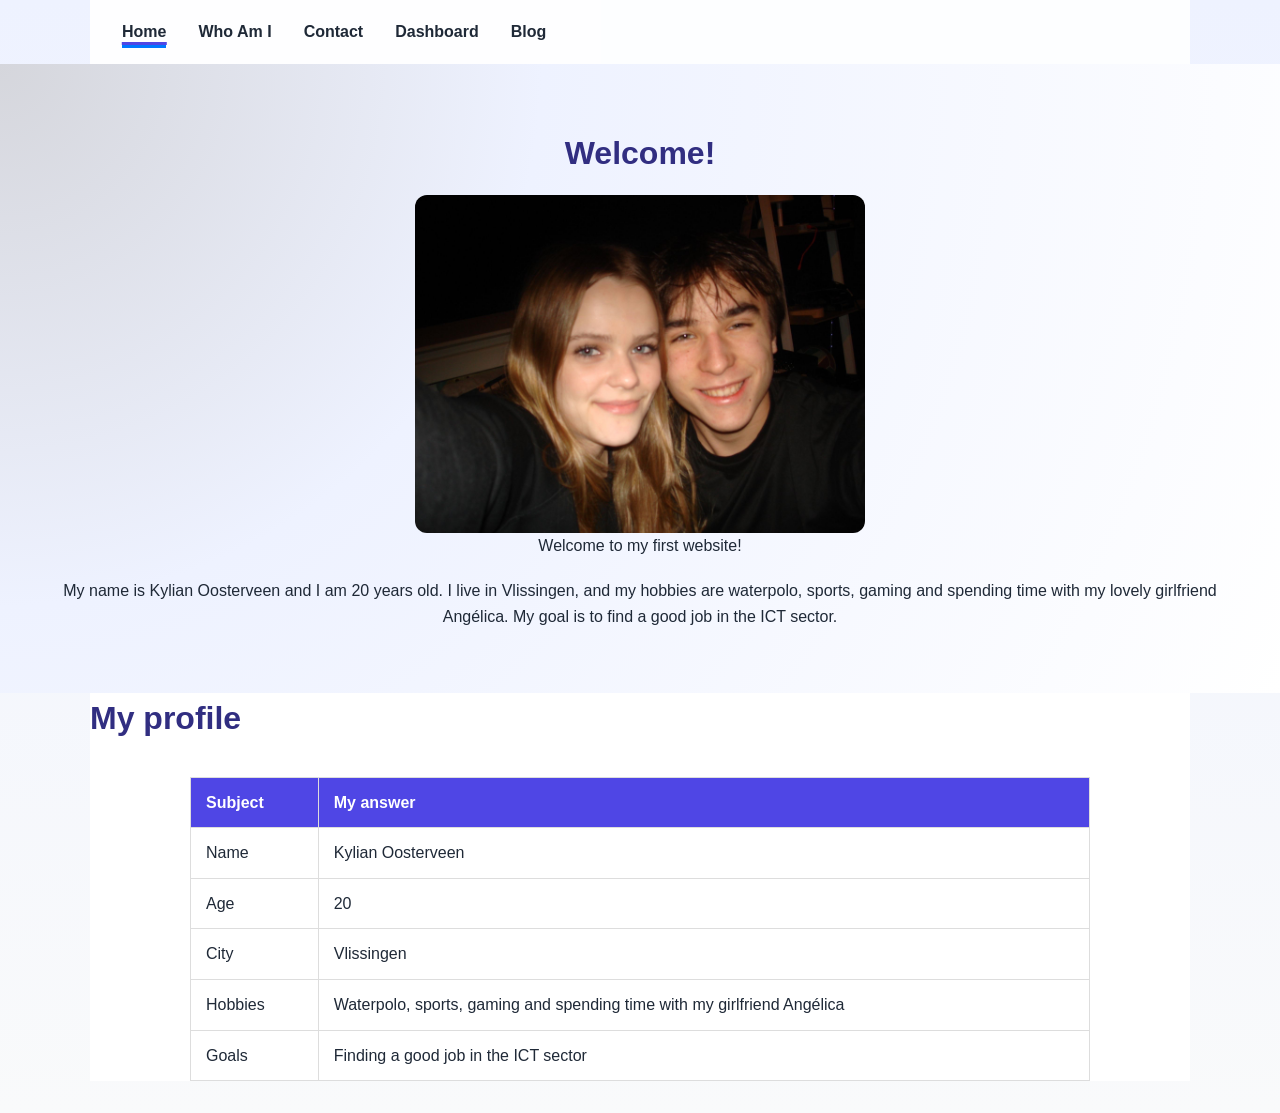
<file: index.html>
<!doctype html>
<html lang="en">
  <head>
    <meta charset="UTF-8" />
    <title>About</title>
    <link rel="stylesheet" href="css/style.css" />
  </head>
  <body>
    <header>
      <nav>
        <ul>
          <li><a href="index.html" class="active">Home</a></li>
          <li><a href="profile.html">Who Am I</a></li>
          <li><a href="contact.html">Contact</a></li>
          <li><a href="dashboard.html">Dashboard</a></li>
          <li><a href="blog.html">Blog</a></li>
        </ul>
      </nav>
    </header>
    <div class="hero">
      <div class="hero-content">
        <h1>Welcome!</h1>
        <img
          src="images/Ontwerp zonder titel.jpg"
          class="profile-photo"
          alt="Profile picture"
        />
        <p style="margin-bottom: 20px">Welcome to my first website!</p>

        <p>
          My name is Kylian Oosterveen and I am 20 years old. I live in
          Vlissingen, and my hobbies are waterpolo, sports, gaming and spending
          time with my lovely girlfriend Angélica. My goal is to find a good job
          in the ICT sector.
        </p>
      </div>
    </div>

    <main>
      <h1>My profile</h1>
      <p></p>

      <table>
        <thead>
          <tr>
            <th>Subject</th>
            <th>My answer</th>
          </tr>
        </thead>

        <tbody>
          <tr>
            <td>Name</td>
            <td>Kylian Oosterveen</td>
          </tr>
          <tr>
            <td>Age</td>
            <td>20</td>
          </tr>
          <tr>
            <td>City</td>
            <td>Vlissingen</td>
          </tr>
          <tr>
            <td>Hobbies</td>
            <td>
              Waterpolo, sports, gaming and spending time with my girlfriend
              Angélica
            </td>
          </tr>
          <tr>
            <td>Goals</td>
            <td>Finding a good job in the ICT sector</td>
          </tr>
        </tbody>
      </table>
    </main>
  </body>
</html>
</file>
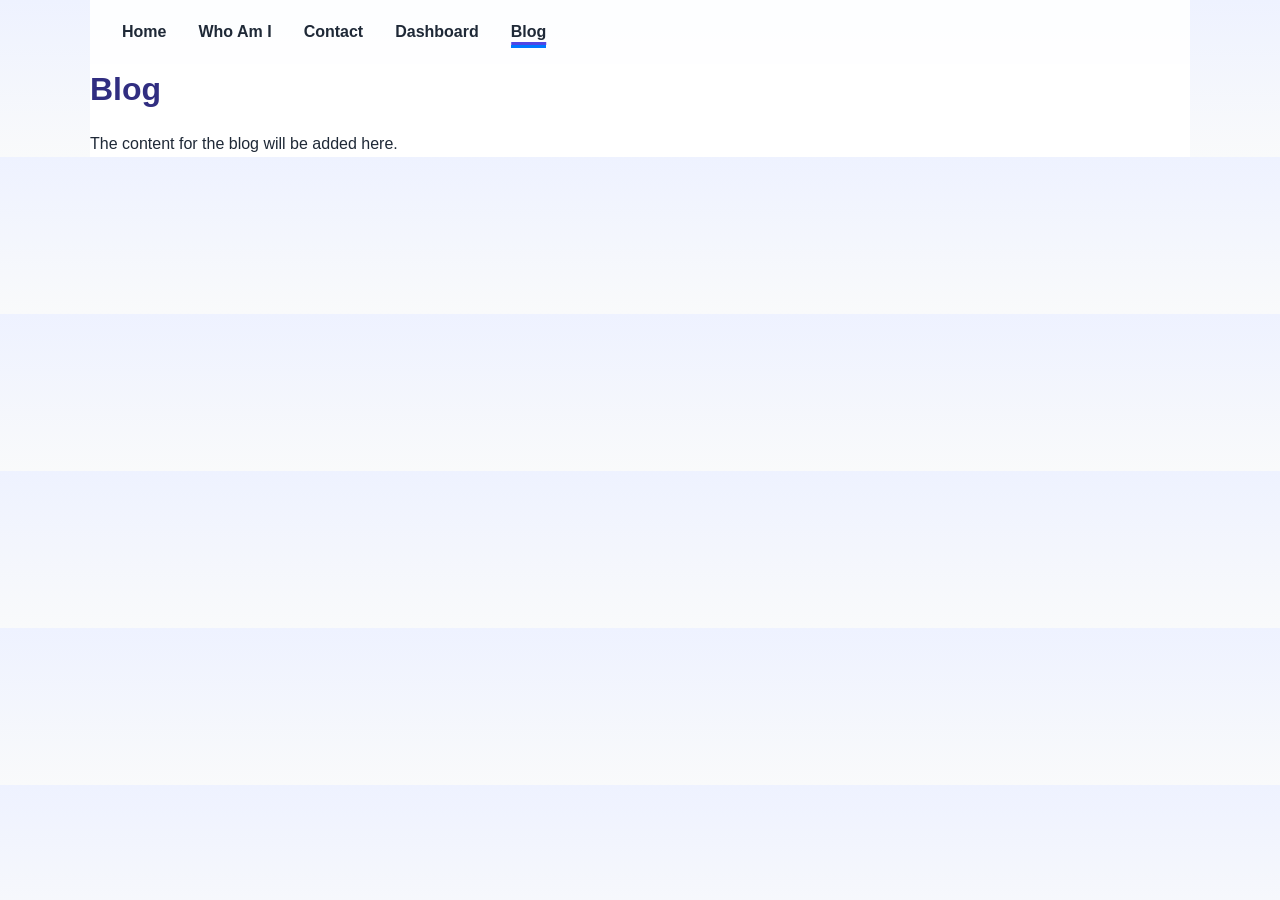
<file: Blog.html>
<!DOCTYPE html>
<html lang="en">
<head>
    <meta charset="UTF-8">
    <title>Blog</title>
    <link rel="stylesheet" href="css/style.css">
</head>
<body>

<header>
    <nav>
        <ul>
            <li><a href="index.html">Home</a></li>
            <li><a href="profile.html">Who Am I</a></li>
            <li><a href="contact.html">Contact</a></li>
            <li><a href="dashboard.html">Dashboard</a></li>
            <li><a href="blog.html" class="active">Blog</a></li>
        </ul>
    </nav>
</header>

<main>
    <h1>Blog</h1>
    <p>The content for the blog will be added here.</p>
</main>

</body>
</html>
</file>
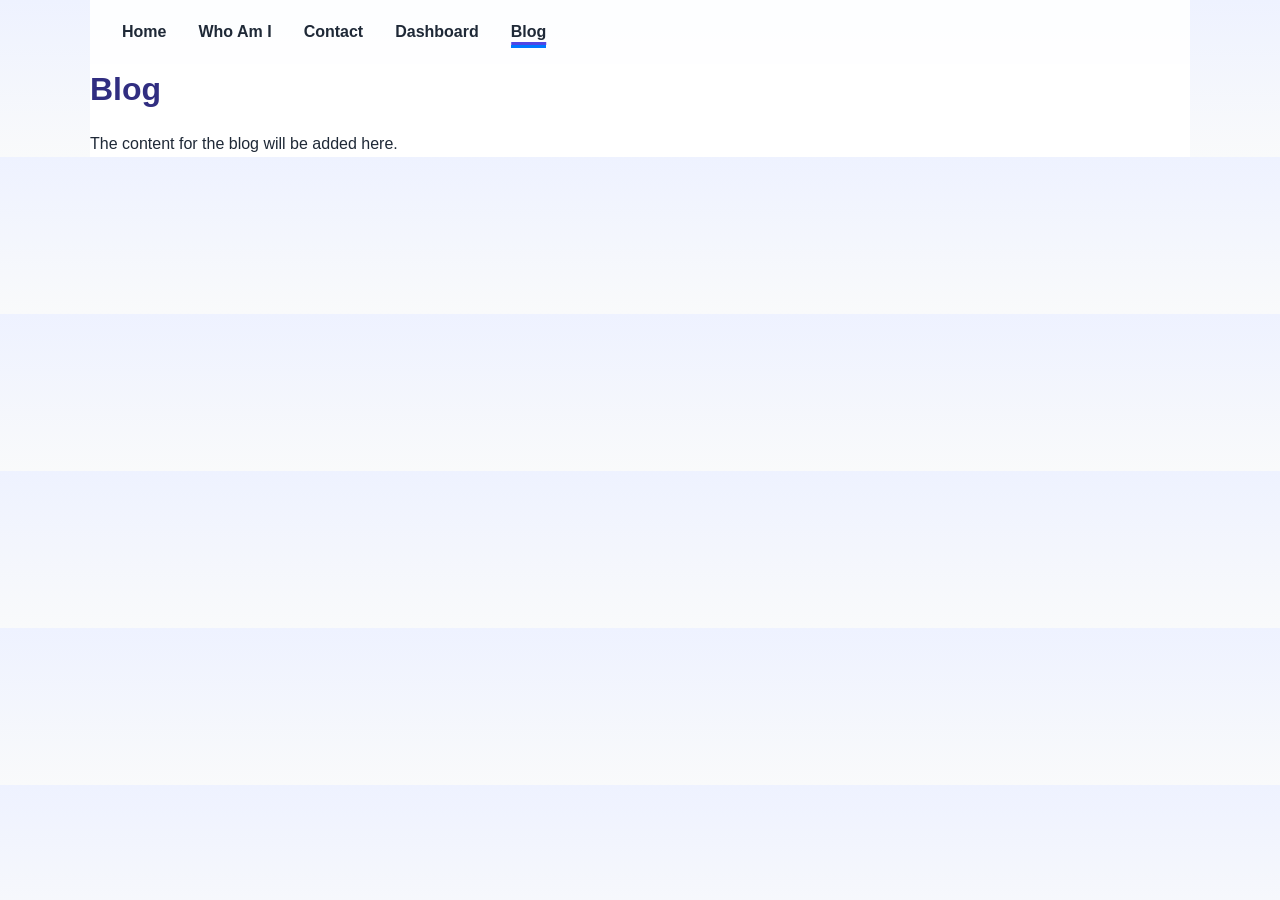
<file: blog.html>
<!doctype html>
<html lang="en">
  <head>
    <meta charset="UTF-8" />
    <title>Blog</title>
    <link rel="stylesheet" href="css/style.css" />
  </head>
  <body>
    <header>
      <nav>
        <ul>
          <li><a href="index.html">Home</a></li>
          <li><a href="profile.html">Who Am I</a></li>
          <li><a href="contact.html">Contact</a></li>
          <li><a href="dashboard.html">Dashboard</a></li>
          <li><a href="blog.html" class="active">Blog</a></li>
        </ul>
      </nav>
    </header>

    <main>
      <h1>Blog</h1>
      <p>The content for the blog will be added here.</p>
    </main>
  </body>
</html>
</file>
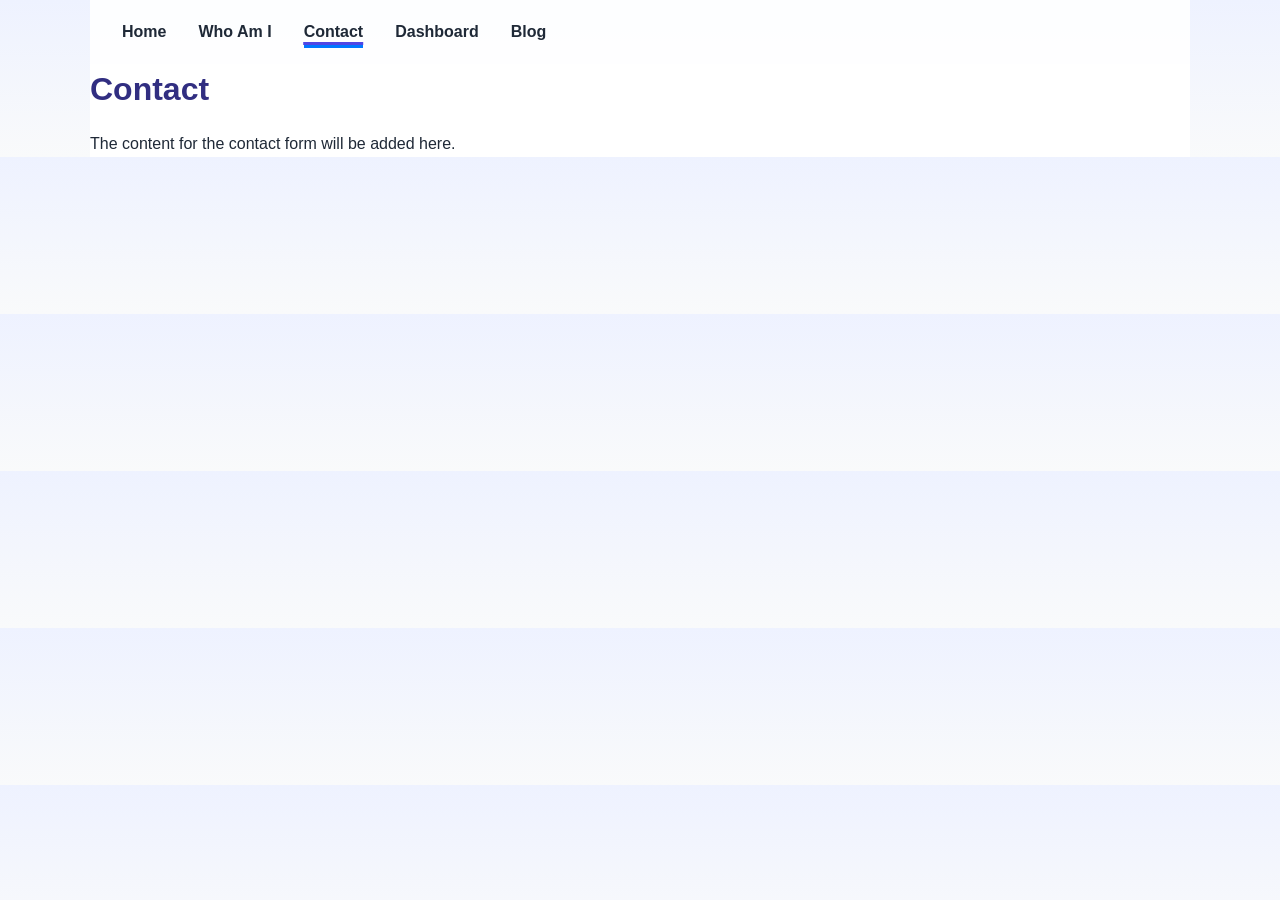
<file: contact.html>
<!doctype html>
<html lang="en">
  <head>
    <meta charset="UTF-8" />
    <title>Contact</title>
    <link rel="stylesheet" href="css/style.css" />
  </head>
  <body>
    <header>
      <nav>
        <ul>
          <li><a href="index.html">Home</a></li>
          <li><a href="profile.html">Who Am I</a></li>
          <li><a href="contact.html" class="active">Contact</a></li>
          <li><a href="dashboard.html">Dashboard</a></li>
          <li><a href="blog.html">Blog</a></li>
        </ul>
      </nav>
    </header>

    <main>
      <h1>Contact</h1>
      <p>The content for the contact form will be added here.</p>
    </main>
  </body>
</html>
</file>
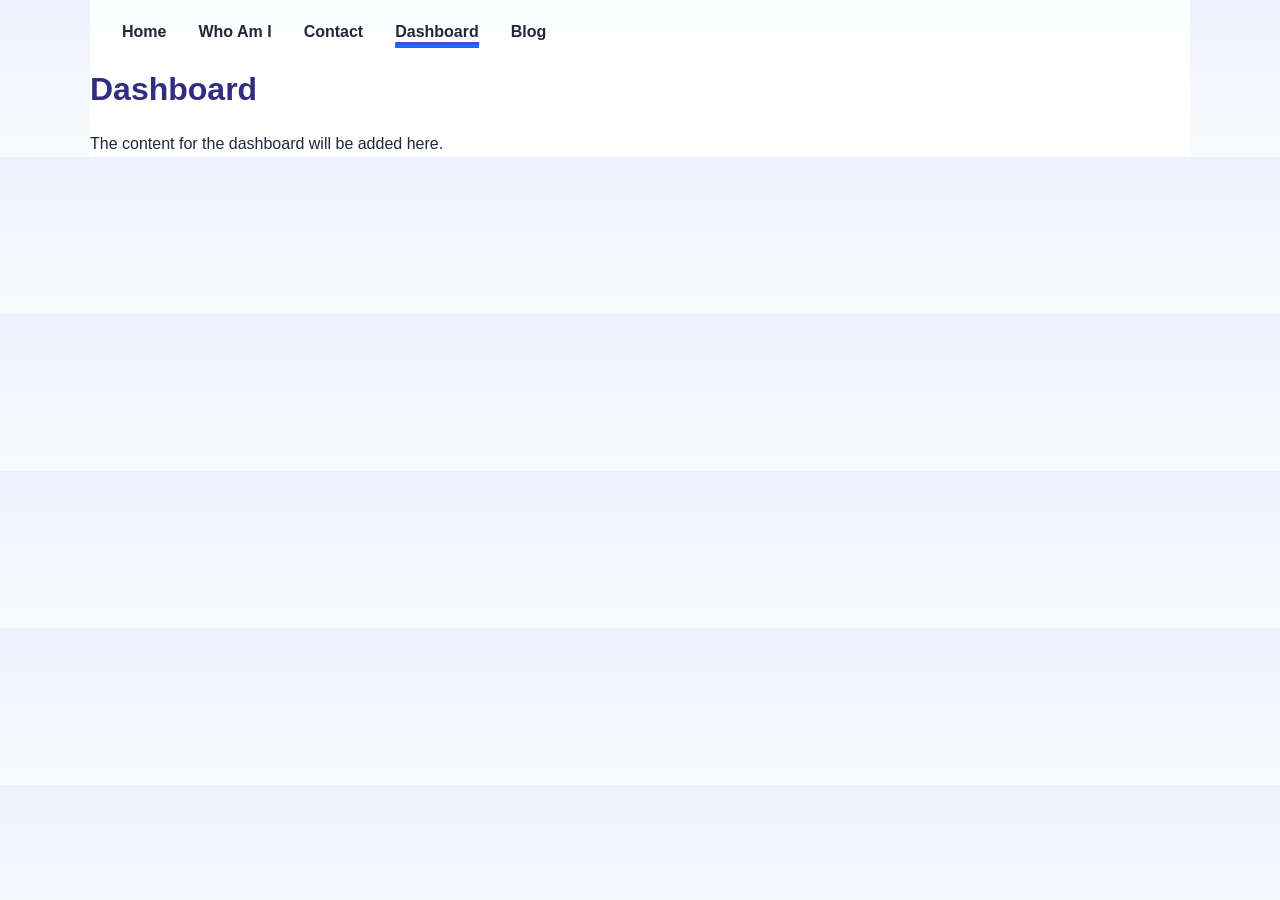
<file: dashboard.html>
<!doctype html>
<html lang="en">
  <head>
    <meta charset="UTF-8" />
    <title>Dashboard</title>
    <link rel="stylesheet" href="css/style.css" />
  </head>
  <body>
    <header>
      <nav>
        <ul>
          <li><a href="index.html">Home</a></li>
          <li><a href="profile.html">Who Am I</a></li>
          <li><a href="contact.html">Contact</a></li>
          <li><a href="dashboard.html" class="active">Dashboard</a></li>
          <li><a href="blog.html">Blog</a></li>
        </ul>
      </nav>
    </header>

    <main>
      <h1>Dashboard</h1>
      <p>The content for the dashboard will be added here.</p>
    </main>
  </body>
</html>
</file>
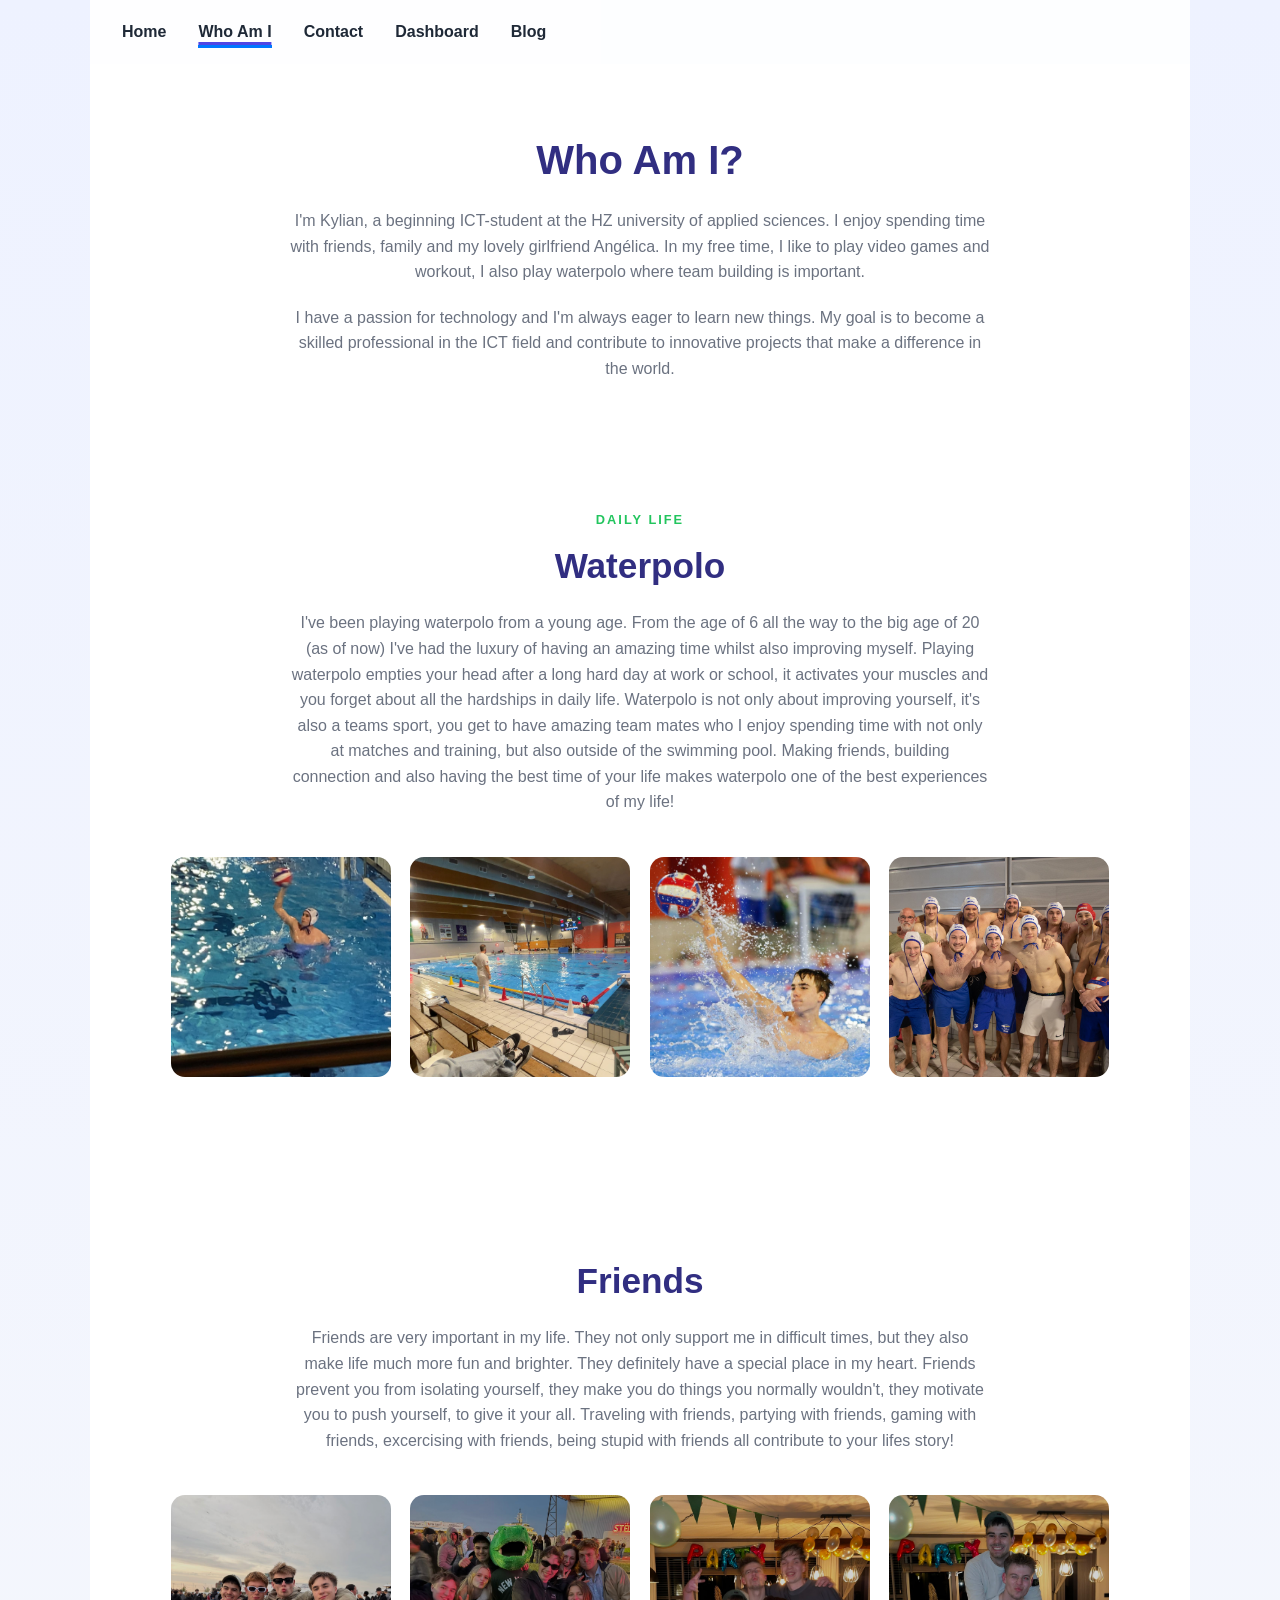
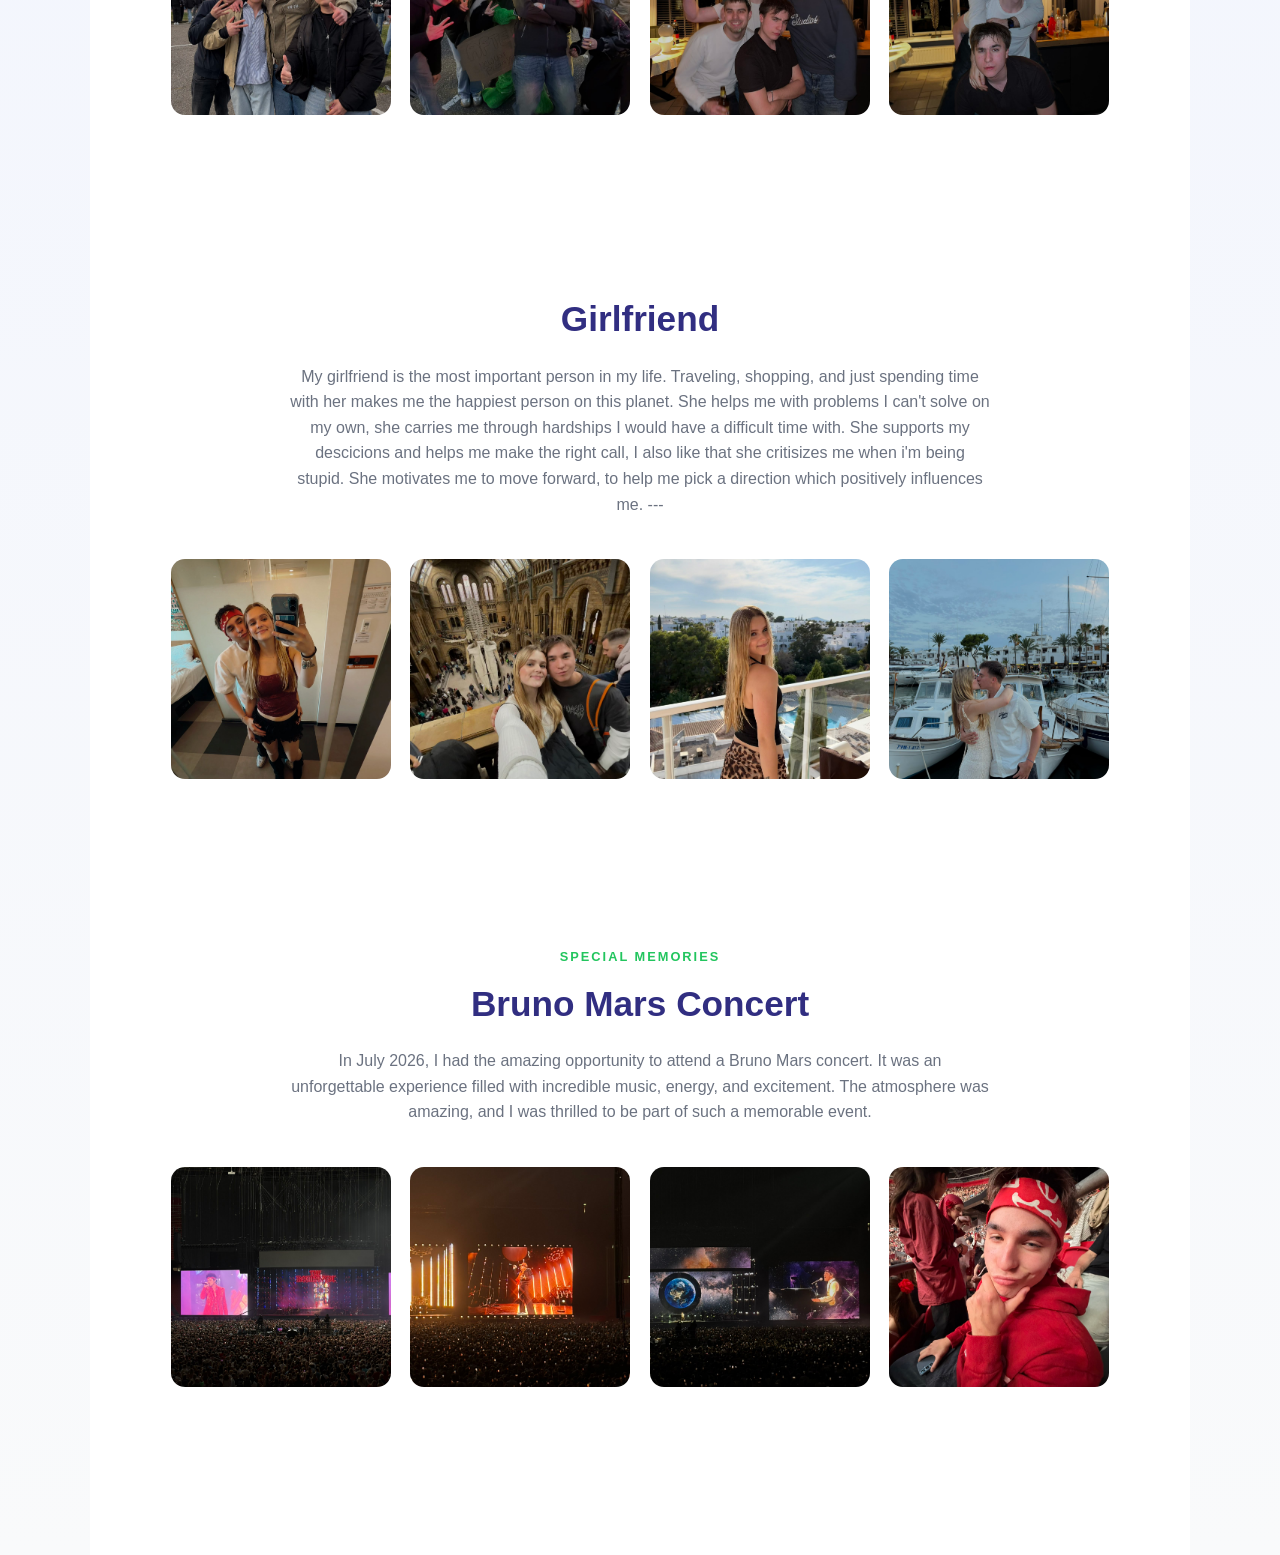
<file: profile.html>
<!doctype html>
<html lang="en">
  <head>
    <meta charset="UTF-8" />
    <title>Who Am I</title>
    <link rel="stylesheet" href="css/style.css" />
  </head>
  <body>
    <header>
      <nav>
        <ul>
          <li><a href="index.html">Home</a></li>
          <li><a href="profile.html" class="active">Who Am I</a></li>
          <li><a href="contact.html">Contact</a></li>
          <li><a href="dashboard.html">Dashboard</a></li>
          <li><a href="blog.html">Blog</a></li>
        </ul>
      </nav>
    </header>

    <main class="profile-page">
      <div class="profile-intro">
        <h1>Who Am I?</h1>
        <p>
          I'm Kylian, a beginning ICT-student at the HZ university of applied
          sciences. I enjoy spending time with friends, family and my lovely
          girlfriend Angélica. In my free time, I like to play video games and
          workout, I also play waterpolo where team building is important.
        </p>

        <p>
          I have a passion for technology and I'm always eager to learn new
          things. My goal is to become a skilled professional in the ICT field
          and contribute to innovative projects that make a difference in the
          world.
        </p>
      </div>

      <section class="waterpolo-section">
        <div class="waterpolo-text">
          <p class="label">Daily life</p>

          <h2>Waterpolo</h2>

          <p>
            I've been playing waterpolo from a young age. From the age of 6 all
            the way to the big age of 20 (as of now) I've had the luxury of
            having an amazing time whilst also improving myself. Playing
            waterpolo empties your head after a long hard day at work or school,
            it activates your muscles and you forget about all the hardships in
            daily life. Waterpolo is not only about improving yourself, it's
            also a teams sport, you get to have amazing team mates who I enjoy
            spending time with not only at matches and training, but also
            outside of the swimming pool. Making friends, building connection
            and also having the best time of your life makes waterpolo one of
            the best experiences of my life!
          </p>
        </div>

        <div class="gallery">
          <a
            href="images/waterpolo/waterpolo-action1.jpg"
            target="_blank"
            rel="noopener"
          >
            <img
              src="images/waterpolo/waterpolo-action1.jpg"
              alt="Water polo action"
            />
          </a>
          <a
            href="images/waterpolo/waterpolo-tribute.jpg"
            target="_blank"
            rel="noopener"
          >
            <img
              src="images/waterpolo/waterpolo-tribute.jpg"
              alt="Water polo tribute"
            />
          </a>
          <a
            href="images/waterpolo/waterpolo-action2.jpg"
            target="_blank"
            rel="noopener"
          >
            <img
              src="images/waterpolo/waterpolo-action2.jpg"
              alt="waterpolo-action2"
            />
          </a>
          <a
            href="images/waterpolo/waterpolo-groepsfoto.jpg"
            target="_blank"
            rel="noopener"
          >
            <img
              src="images/waterpolo/waterpolo-groepsfoto.jpg"
              alt="waterpolo-groepsfoto"
            />
          </a>
        </div>
      </section>

      <section class="friends-section">
        <div class="friends-text">
          <h2>Friends</h2>
          <p>
            Friends are very important in my life. They not only support me in
            difficult times, but they also make life much more fun and brighter.
            They definitely have a special place in my heart. Friends prevent
            you from isolating yourself, they make you do things you normally
            wouldn't, they motivate you to push yourself, to give it your all.
            Traveling with friends, partying with friends, gaming with friends,
            excercising with friends, being stupid with friends all contribute
            to your lifes story!
          </p>
        </div>

        <div class="gallery">
          <a
            href="images/friends/friends-group1.jpg"
            target="_blank"
            rel="noopener"
          >
            <img
              src="images/friends/friends-group1.jpg"
              alt="Friends together"
            />
          </a>
          <a
            href="images/friends/friends-group2.jpg"
            target="_blank"
            rel="noopener"
          >
            <img
              src="images/friends/friends-group2.jpg"
              alt="Friends together"
            />
          </a>
          <a
            href="images/friends/friends-group3.jpg"
            target="_blank"
            rel="noopener"
          >
            <img
              src="images/friends/friends-group3.jpg"
              alt="Friends together"
            />
          </a>
          <a
            href="images/friends/friends-group4.jpg"
            target="_blank"
            rel="noopener"
          >
            <img
              src="images/friends/friends-group4.jpg"
              alt="Friends together"
            />
          </a>
        </div>
      </section>

      <section class="girlfriend">
        <div class="grilfriend-text">
          <h2>Girlfriend</h2>
          <p>
            My girlfriend is the most important person in my life. Traveling,
            shopping, and just spending time with her makes me the happiest
            person on this planet. She helps me with problems I can't solve on
            my own, she carries me through hardships I would have a difficult
            time with. She supports my descicions and helps me make the right
            call, I also like that she critisizes me when i'm being stupid. She
            motivates me to move forward, to help me pick a direction which
            positively influences me. ---
          </p>
        </div>

        <div class="gallery">
          <a
            href="images/girlfriend/girlfriend1.jpg"
            target="_blank"
            rel="noopener"
          >
            <img
              src="images/girlfriend/girlfriend1.jpg"
              alt="Kylian and Angélica"
            />
          </a>
          <a
            href="images/girlfriend/girlfriend2.jpg"
            target="_blank"
            rel="noopener"
          >
            <img
              src="images/girlfriend/girlfriend2.jpg"
              alt="Kylian and Angélica"
            />
          </a>
          <a
            href="images/girlfriend/girlfriend3.jpg"
            target="_blank"
            rel="noopener"
          >
            <img
              src="images/girlfriend/girlfriend3.jpg"
              alt="Kylian and Angélica"
            />
          </a>
          <a
            href="images/girlfriend/girlfriend4.jpg"
            target="_blank"
            rel="noopener"
          >
            <img
              src="images/girlfriend/girlfriend4.jpg"
              alt="Kylian and Angélica"
            />
          </a>
        </div>
      </section>

      <section class="concert-section">
        <div class="concert-text">
          <p class="label">Special Memories</p>
          <h2>Bruno Mars Concert</h2>
          <p>
            In July 2026, I had the amazing opportunity to attend a Bruno Mars
            concert. It was an unforgettable experience filled with incredible
            music, energy, and excitement. The atmosphere was amazing, and I was
            thrilled to be part of such a memorable event.
          </p>
        </div>

        <div class="gallery">
          <a
            href="images/bruno-concert/Snapchat-BrunoMars-Concert1.jpg"
            target="_blank"
            rel="noopener"
          >
            <img
              src="images/bruno-concert/Snapchat-BrunoMars-Concert1.jpg"
              alt="Bruno Mars concert"
            />
          </a>
          <a
            href="images/bruno-concert/Snapchat-BrunoMars-Concert2.jpg"
            target="_blank"
            rel="noopener"
          >
            <img
              src="images/bruno-concert/Snapchat-BrunoMars-Concert2.jpg"
              alt="Bruno Mars concert"
            />
          </a>
          <a
            href="images/bruno-concert/Snapchat-BrunoMars-Concert3.jpg"
            target="_blank"
            rel="noopener"
          >
            <img
              src="images/bruno-concert/Snapchat-BrunoMars-Concert3.jpg"
              alt="Bruno Mars concert"
            />
          </a>
          <a
            href="images/bruno-concert/Snapchat-BrunoMars-Kylian.jpg"
            target="_blank"
            rel="noopener"
          >
            <img
              src="images/bruno-concert/Snapchat-BrunoMars-Kylian.jpg"
              alt="Kylian at the Bruno Mars concert"
            />
          </a>
        </div>
      </section>
    </main>
  </body>
</html>
</file>
<file: css/style.css>
:root {
  --bg: #f5f7ff;
  --panel: #ffffff;
  --primary: #4f46e5;
  --primary-dark: #312e81;
  --accent: #22c55e;
  --text: #1f2937;
  --muted: #6b7280;
  --shadow: 0 20px 45px rgba(79, 70, 229, 0.15);
}

h1,
h2,
h3,
h4,
h5,
h6 {
  color: var(--primary-dark);
}

p {
  color: var(--text);
}

* {
  box-sizing: border-box;
  margin: 0;
  padding: 0;
}

h1 {
  margin-bottom: 1rem;
}

section {
  padding: 3rem 2rem;
}

html {
  scroll-behavior: smooth;
}

body {
  font-family: "Poppins", sans-serif;
  background: linear-gradient(180deg, #eef2ff 0%, #f9fafb 100%);
  color: var(--text);
  line-height: 1.6;
}

.hero {
  background: radial-gradient(
    circle at top left,
    #d5d6dc 0%,
    #eef2ff 38%,
    #ffffff 100%
  );
  padding-bottom: 4rem;
  align-items: center;
  display: flex;
  justify-content: center;
  min-height: 350px;
  padding: 4rem 2rem;
  text-align: center;
}

header {
  align-items: center;
  background: rgba(255, 255, 255, 0.9);
  display: flex;
  justify-content: space-between;
  padding: 1.2rem 2rem;
  position: sticky;
  top: 0;
  z-index: 1000;
  animation: slideDown 0.6s ease-out;
}

.navbar {
  display: flex;
  justify-content: space-between;
  align-items: center;
  padding: 1.4rem 0;
}

.logo {
  font-weight: 800;
  letter-spacing: 0.08em;
  color: var(--primary-dark);
}

nav a.active {
  border-bottom: 3px solid #0077ff;
  padding-bottom: 5px;
}

nav ul {
  list-style: none;
  display: flex;
  gap: 2rem;
}

nav a {
  text-decoration: none;
  color: var(--text);
  font-weight: bold;
  padding: 0.5rem 0;
  position: relative;
  transition: color 0.3s ease;
}

nav a::after {
  background-color: var(--primary);
  bottom: 0;
  content: "";
  height: 3px;
  left: 50%;
  position: absolute;
  transform: translateX(-50%) scaleX(0);
  transition: transform 0.3s ease;
  width: 100%;
}

nav a:hover {
  color: var(--primary-dark);
}
nav a:hover::after,
nav a.active::after {
  transform: translateX(-50%) scaleX(1);
}

table {
  width: 100%;
  border-collapse: collapse;
  margin-top: 20px;
  font-size: 16px;
  text-align: left;
  max-width: 900px;
  margin: 2rem auto;
}

th,
td {
  padding: 12px 15px;
  border-bottom: 5px solid #ddd;
  border: 1px solid #ddd;
  text-align: left;
}

th {
  background-color: var(--primary);
  color: white;
}

tr:hover {
  background-color: #f5f5f5;
}

img {
  display: block;
  height: auto;
  max-width: 100%;
}

img.profile-photo {
  max-width: 450px;
  height: auto;
  border-radius: 8px;
  margin: auto;
  border-radius: 12px;
}

img.profile-photo:hover {
  transform: scale(1.05);
  transition: transform 0.3s ease-in-out;
}

.profile-page {
  background-color: var(--panel);
  margin: 0 auto;
  max-width: 1100px;
  padding: 4rem 2rem;
}

.profile-intro {
  margin: 0 auto 4rem;
  max-width: 700px;
  text-align: center;
}

.profile-intro h1 {
  font-size: 2.5rem;
  margin-bottom: 1rem;
}

.profile-intro p {
  color: var(--muted);
}

.profile-intro p + p {
  margin-top: 20px;
}

.waterpolo-section {
  margin: 0 auto;
  max-width: 1000px;
  padding: 4rem 2rem;
}

.profile-page > section {
  margin: 0 auto;
  max-width: 1100px;
  padding: 4rem 2rem;
}

.profile-page > section > div:first-child {
  margin: 0 auto 2rem;
  max-width: 700px;
  text-align: center;
}

.profile-page > section > div:first-child .label {
  color: var(--accent);
  font-size: 0.8rem;
  font-weight: bold;
  letter-spacing: 2px;
  margin-bottom: 0.5rem;
  text-transform: uppercase;
}

.profile-page > section > div:first-child h2 {
  font-size: 2.2rem;
  margin: 0.5rem 0 1rem;
}

.profile-page > section > div:first-child p:last-child {
  color: var(--muted);
  margin: 0 auto;
}

.concert-section {
  margin: 0 auto;
  max-width: 1100px;
  padding: 4rem 1rem;
}

.gallery {
  display: flex;
  flex-wrap: wrap;
  gap: 1.2rem;
  justify-content: center;
  margin: 30px auto;
  max-width: 1000px;
  padding: 10px;
}

.gallery img {
  max-width: 100%;
  border-radius: 14px;
  height: 220px;
  object-fit: cover;
  transition: transform 0.3s ease;
  width: 220px;
  box-shadow: 0 8px 20px var(--shadow);
}

.gallery img:hover {
  transform: translateY(-6px) scale(1.03);
}

main,
header,
footer {
  margin: 0 auto;
  max-width: 1100px;
}

main {
  background-color: var(--panel);
}

@keyframes slideDown {
  from {
    transform: translateY(-50px);
    opacity: 0;
  }
  100% {
    transform: translateY(0);
    opacity: 1;
  }
}

@media (max-width: 600px) {
  .navbar {
    flex-direction: column;
    align-items: flex-start;
  }

  table {
    font-size: 0.9rem;
  }
  nav ul {
    flex-direction: column;
    gap: 10px;
    margin-top: 10px;
    flex-wrap: wrap;
    justify-content: center;
  }

  nav a {
    font-size: 0.9rem;
  }

  img.profile-photo {
    max-width: 100%;
    aspect-ratio: auto;
    height: 300px;
    object-fit: cover;
    width: 100%;
  }

  .gallery {
    flex-direction: column;
    align-items: center;
  }

  .gallery img {
    height: auto;
    width: 100%;
  }

  .profile-page {
    padding: 3rem 1rem;
  }

  .concert-intro h1 {
    font-size: 2.3rem;
  }

  .concert-text h2 {
    font-size: 1.8rem;
  }
}
</file>
